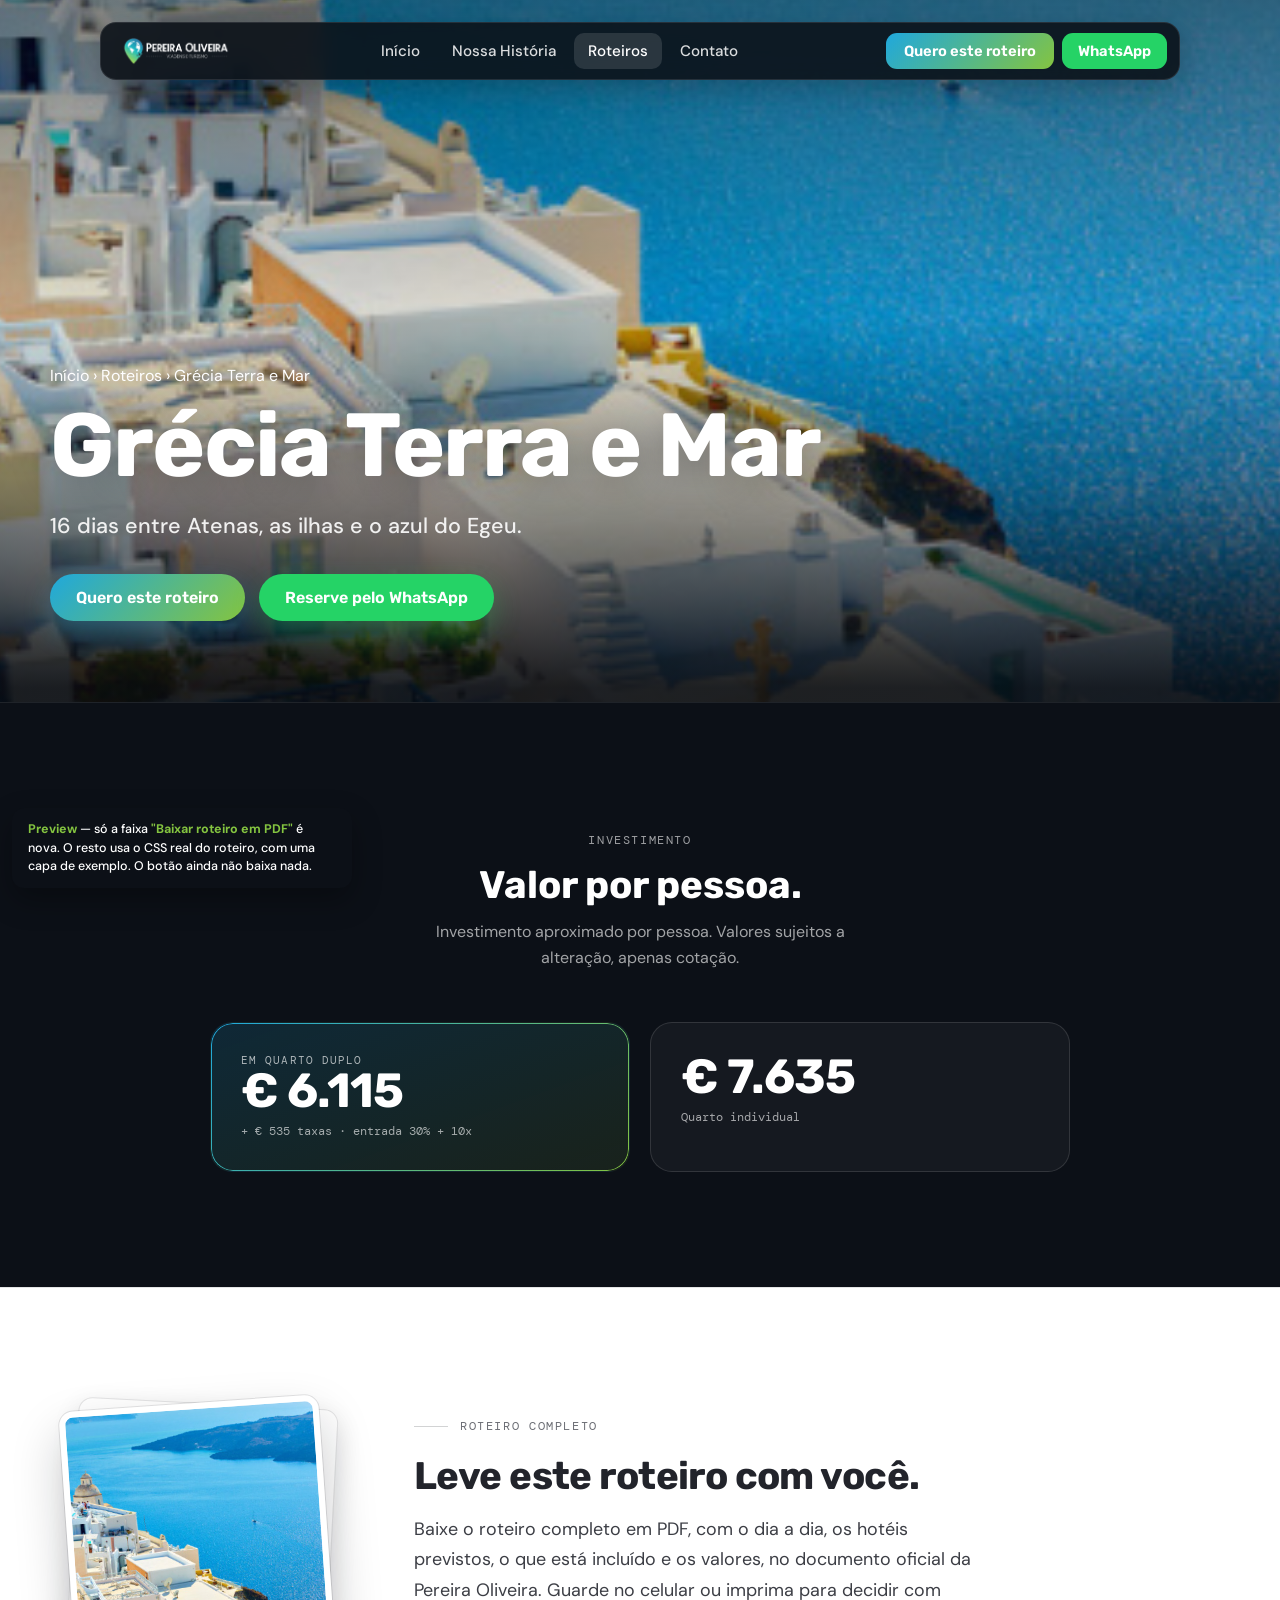
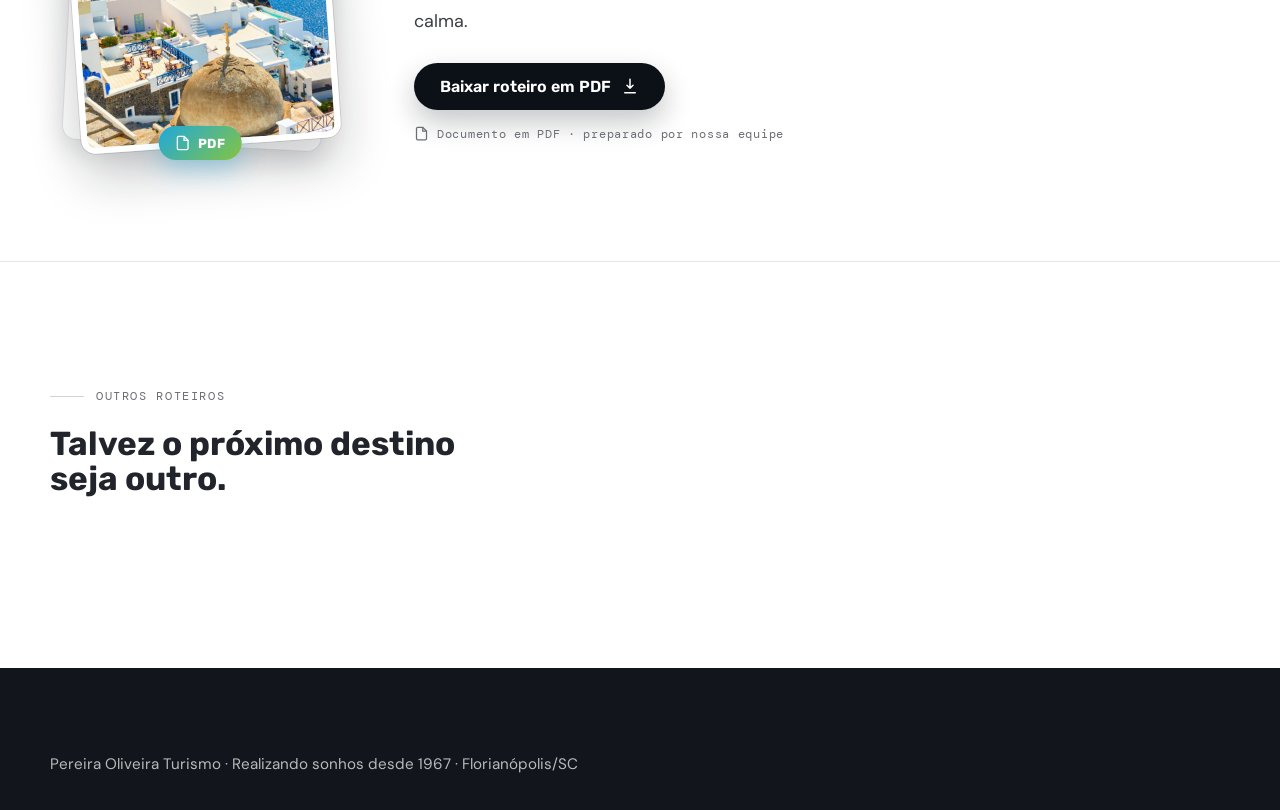
<file: preview-pdf-roteiro.html>
<!doctype html>
<html lang="pt-BR" class="po-boot">
<head>
<meta charset="utf-8">
<meta name="viewport" content="width=device-width,initial-scale=1">
<meta name="robots" content="noindex">
<title>Preview · Seção "Baixar roteiro em PDF"</title>
<link rel="preconnect" href="https://fonts.googleapis.com">
<link rel="preconnect" href="https://fonts.gstatic.com" crossorigin>
<link href="https://fonts.googleapis.com/css2?family=DM+Mono:wght@400;500&family=DM+Sans:opsz,wght@9..40,400;9..40,500;9..40,600;9..40,700&family=Rubik:wght@400;500;600;700;800&display=swap" rel="stylesheet">
<!-- CSS real da pagina de roteiro (para o entorno ficar fiel) -->
<link rel="stylesheet" href="assets/css/roteiro.css?v=13">

<style>
/* A secao .rpdf agora vive no assets/css/roteiro.css (linkado acima).
   Este preview NAO redefine nada dela: e o teste real daquele CSS. */

/* ---- so para o preview: revela os .reveal sem depender do roteiro.js ---- */
.reveal{opacity:1;transform:none}
.po-preview-note{
  position:fixed;left:12px;bottom:12px;z-index:200;max-width:340px;
  background:#0C1017;color:#fff;padding:12px 16px;border-radius:12px;
  font:500 12.5px/1.5 "DM Sans",sans-serif;box-shadow:0 12px 30px rgba(0,0,0,.3);
}
.po-preview-note b{color:#84C440}
</style>
</head>
<body>

<!-- HEADER (glass), simplificado -->
<header class="hd">
  <a class="hd__logo" href="#"><img src="assets/images/logo.png" alt="Pereira Oliveira Turismo"></a>
  <nav class="hd__nav">
    <a href="#">Início</a>
    <a href="#">Nossa História</a>
    <a href="#" aria-current="page">Roteiros</a>
    <a href="#">Contato</a>
  </nav>
  <div class="hd__actions">
    <a class="hd__cta" href="#">Quero este roteiro</a>
    <a class="hd__wa" href="#">WhatsApp</a>
  </div>
</header>

<main>
  <!-- HERO curto (so para dar contexto do topo) -->
  <section class="hero" style="height:78vh;min-height:520px">
    <div class="hero__media">
      <div class="hero__poster" style="background-image:url('assets/images/roteiro-grecia.jpg')"></div>
    </div>
    <div class="hero__scrim"></div>
    <div class="hero__inner">
      <p class="hero__crumb"><a href="#">Início</a> › <a href="#">Roteiros</a> › <span>Grécia Terra e Mar</span></p>
      <h1 class="hero__title">Grécia Terra e Mar</h1>
      <p class="hero__sub">16 dias entre Atenas, as ilhas e o azul do Egeu.</p>
      <div class="hero__actions">
        <a class="btn" href="#">Quero este roteiro</a>
        <a class="btn btn--wa" href="#">Reserve pelo WhatsApp</a>
      </div>
    </div>
  </section>

  <!-- INVESTIMENTO (escuro) — so para mostrar o ritmo antes da nova secao -->
  <section class="sec invest">
    <div class="wrap">
      <div class="invest__head reveal">
        <p class="tag" style="margin-bottom:14px">Investimento</p>
        <h2>Valor por pessoa.</h2>
        <p>Investimento aproximado por pessoa. Valores sujeitos a alteração, apenas cotação.</p>
      </div>
      <div class="invest__cards">
        <div class="pcard pcard--feat reveal">
          <div class="pcard__tag">Em quarto duplo</div>
          <div class="pcard__val">€ 6.115</div>
          <p class="pcard__extra">+ € 535 taxas · entrada 30% + 10x</p>
        </div>
        <div class="pcard reveal">
          <div class="pcard__val">€ 7.635</div>
          <p class="pcard__extra">Quarto individual</p>
        </div>
      </div>
    </div>
  </section>

  <!-- ★★★ NOVA SECAO ★★★ -->
  <section class="sec rpdf" id="pdf">
    <div class="wrap rpdf__grid">
      <figure class="rpdf__doc reveal">
        <div class="rpdf__sheet" style="background-image:url('assets/images/roteiro-grecia.jpg')"></div>
        <span class="rpdf__badge">
          <svg viewBox="0 0 24 24"><path d="M14 2H6a2 2 0 0 0-2 2v16a2 2 0 0 0 2 2h12a2 2 0 0 0 2-2V8z"/><path d="M14 2v6h6"/></svg>
          PDF
        </span>
      </figure>
      <div class="rpdf__body reveal" data-delay="1">
        <p class="tag sec__eyebrow"><span></span>Roteiro completo</p>
        <h2 class="sec__h">Leve este roteiro com você.</h2>
        <p class="rpdf__lead">Baixe o roteiro completo em PDF, com o dia a dia, os hotéis previstos, o que está incluído e os valores, no documento oficial da Pereira Oliveira. Guarde no celular ou imprima para decidir com calma.</p>
        <a class="btn btn--dark rpdf__btn" href="#" target="_blank" rel="noopener">
          Baixar roteiro em PDF
          <svg viewBox="0 0 24 24"><path d="M12 3v12m0 0l-4-4m4 4l4-4M5 21h14" stroke-linecap="round" stroke-linejoin="round"/></svg>
        </a>
        <p class="rpdf__meta">
          <svg viewBox="0 0 24 24"><path d="M14 2H6a2 2 0 0 0-2 2v16a2 2 0 0 0 2 2h12a2 2 0 0 0 2-2V8z"/><path d="M14 2v6h6"/></svg>
          Documento em PDF · preparado por nossa equipe
        </p>
      </div>
    </div>
  </section>

  <!-- OUTROS (claro) — so para fechar o ritmo depois da nova secao -->
  <section class="more">
    <div class="wrap">
      <div class="more__head">
        <div><p class="tag sec__eyebrow"><span></span>Outros roteiros</p><h2>Talvez o próximo destino seja outro.</h2></div>
      </div>
    </div>
  </section>
</main>

<!-- FOOTER (escuro), minimo -->
<footer class="ft">
  <div class="wrap"><p style="max-width:none">Pereira Oliveira Turismo · Realizando sonhos desde 1967 · Florianópolis/SC</p></div>
</footer>

<div class="po-preview-note">
  <b>Preview</b> — só a faixa <b>"Baixar roteiro em PDF"</b> é nova. O resto usa o CSS real do roteiro, com uma capa de exemplo. O botão ainda não baixa nada.
</div>

</body>
</html>
</file>
<file: assets/css/roteiro.css>
/* ============================================================
   Pereira Oliveira Turismo — Página de Roteiro
   Página que rola (independente da home travada).
   Conceito: hero cinematográfica (vídeo) + corpo editorial claro.
   Standalone: não interfere na home nem na Nossa História.
============================================================ */
:root{
  --brand-azul:#1FA8DD;
  --brand-verde:#84C440;
  --brand-grad:linear-gradient(135deg,var(--brand-azul),var(--brand-verde));
  --wa:#25D366;
  --white:#ffffff;
  --font-display:"Rubik",system-ui,sans-serif;
  --font-body:"DM Sans",system-ui,sans-serif;
  --font-mono:"DM Mono","SFMono-Regular",ui-monospace,monospace;
  --ease:cubic-bezier(.22,.61,.36,1);

  --bg:#F6F5F2;
  --surface:#ffffff;
  --ink:#22242B;
  --ink-soft:#6C6E75;
  --line:rgba(34,36,43,.12);
  --line-strong:rgba(34,36,43,.2);
  --ink-invert:#0C1017;
}

*,*::before,*::after{box-sizing:border-box}
html{scroll-behavior:smooth}
body{
  margin:0;font-family:var(--font-body);color:var(--ink);background:var(--bg);
  -webkit-font-smoothing:antialiased;overflow-x:hidden;
}
@media(prefers-reduced-motion:reduce){html{scroll-behavior:auto}}
img{display:block;max-width:100%}
a{color:inherit;text-decoration:none}
h1,h2,h3,h4{font-family:var(--font-display);line-height:1.06;margin:0}
button{font-family:inherit;cursor:pointer}

/* ============================================================ HEADER (glass escuro, fixo) */
.hd{
  position:fixed;top:22px;left:50%;transform:translateX(-50%);z-index:50;
  width:min(100% - 32px,1080px);
  display:flex;align-items:center;justify-content:space-between;gap:16px;
  padding:10px 12px 10px 18px;border-radius:16px;
  background:rgba(13,18,25,.9);
  border:1px solid rgba(255,255,255,.1);
  box-shadow:0 8px 30px rgba(0,0,0,.22);
  backdrop-filter:blur(14px) saturate(1.2);
  -webkit-backdrop-filter:blur(14px) saturate(1.2);
  color:#fff;
}
.hd__logo img{height:34px;width:auto}
.hd__nav{display:flex;align-items:center;gap:4px}
.hd__nav a{
  padding:8px 14px;border-radius:10px;font-weight:500;font-size:.95rem;
  color:rgba(255,255,255,.85);transition:.15s var(--ease);
}
.hd__nav a:hover,.hd__nav a[aria-current="page"]{background:rgba(255,255,255,.12);color:#fff}
.hd__cta{
  display:inline-flex;align-items:center;gap:8px;padding:9px 18px;border-radius:11px;
  background:var(--brand-grad);color:#fff;font-weight:600;font-family:var(--font-display);
  font-size:.92rem;border:none;transition:.18s var(--ease);
}
.hd__cta:hover{filter:brightness(1.07);transform:translateY(-1px)}
.hd__cta svg{width:16px;height:16px;fill:currentColor}
.hd__actions{display:flex;align-items:center;gap:8px}
.hd__wa{
  display:inline-flex;align-items:center;gap:8px;padding:9px 16px;border-radius:11px;
  background:var(--wa);color:#fff;font-weight:600;font-family:var(--font-display);
  font-size:.92rem;border:none;transition:.18s var(--ease);
}
.hd__wa:hover{filter:brightness(1.07);transform:translateY(-1px)}
.hd__wa svg{width:16px;height:16px;fill:currentColor}
.hd__burger{
  display:none;width:42px;height:42px;border-radius:11px;align-items:center;justify-content:center;
  background:rgba(255,255,255,.1);border:1px solid rgba(255,255,255,.16);color:#fff;
}
.hd__burger svg{width:20px;height:20px;stroke:currentColor;fill:none;stroke-width:2}

/* menu mobile (sheet) */
.sheet{position:fixed;inset:0;z-index:60;visibility:hidden}
.sheet[data-open="true"]{visibility:visible}
.sheet__scrim{position:absolute;inset:0;background:rgba(0,0,0,.5);opacity:0;transition:.25s}
.sheet[data-open="true"] .sheet__scrim{opacity:1}
.sheet__panel{
  position:absolute;top:0;left:0;bottom:0;width:min(82vw,320px);
  background:rgba(14,19,26,.95);backdrop-filter:blur(16px);
  border-right:1px solid rgba(255,255,255,.12);
  padding:76px 20px 24px;transform:translateX(-100%);transition:transform .28s var(--ease);
  display:flex;flex-direction:column;gap:8px;color:#fff;
}
.sheet[data-open="true"] .sheet__panel{transform:translateX(0)}
.sheet__panel a{padding:14px 16px;border-radius:12px;font-weight:500;font-size:1.05rem;color:rgba(255,255,255,.9)}
.sheet__panel a:hover{background:rgba(255,255,255,.1)}
.sheet__panel .hd__cta{display:inline-flex;justify-content:flex-start;padding:14px 16px;margin-top:12px}
.sheet__panel .hd__wa{display:inline-flex;justify-content:flex-start;padding:14px 16px;margin-top:8px;
  color:#fff}
.sheet__panel .hd__wa:hover{background:var(--wa);color:#fff}
.sheet__close{position:absolute;top:20px;right:20px;width:40px;height:40px;border-radius:10px;
  background:rgba(255,255,255,.1);border:1px solid rgba(255,255,255,.16);color:#fff;font-size:20px}
/* redes sociais no rodapé do menu mobile */
.sheet__social{display:flex;gap:12px;margin-top:auto;padding-top:22px}
.sheet__social a{
  width:46px;height:46px;border-radius:13px;padding:0;display:grid;place-items:center;
  background:rgba(255,255,255,.08);border:1px solid rgba(255,255,255,.14);
  color:rgba(255,255,255,.9);transition:.18s var(--ease);
}
.sheet__social a:hover{background:var(--brand-grad);border-color:transparent;color:#fff;transform:translateY(-1px)}
.sheet__social svg{width:21px;height:21px}

/* ============================================================ util */
.wrap{width:min(100% - 48px,1180px);margin-inline:auto;position:relative;z-index:2}
.wrap--narrow{max-width:920px}
.tag{
  font-family:var(--font-mono);font-size:.72rem;letter-spacing:.14em;text-transform:uppercase;
  color:var(--ink-soft);
}
.reveal{opacity:0;transform:translateY(26px);transition:opacity .8s var(--ease),transform .8s var(--ease)}
.reveal.is-in{opacity:1;transform:none}
.reveal[data-delay="1"]{transition-delay:.08s}
.reveal[data-delay="2"]{transition-delay:.16s}
.reveal[data-delay="3"]{transition-delay:.24s}

.sec{padding:clamp(64px,9vw,120px) 0}
.sec__eyebrow{display:flex;align-items:center;gap:12px;margin-bottom:22px}
.sec__eyebrow span{width:34px;height:1px;background:var(--line-strong)}
.sec__h{font-family:var(--font-display);font-weight:700;letter-spacing:-.015em;
  font-size:clamp(1.7rem,3vw,2.6rem);line-height:1.08;margin:0}
.sec__lead{font-size:clamp(1.02rem,1.4vw,1.16rem);line-height:1.72;color:#3c3e45;margin:18px 0 0}

/* botão pill gradiente */
.btn{
  display:inline-flex;align-items:center;gap:10px;padding:14px 26px;border-radius:999px;
  background:var(--brand-grad);color:#fff;font-family:var(--font-display);font-weight:600;font-size:1rem;
  border:none;box-shadow:0 12px 28px rgba(31,168,221,.32);transition:.2s var(--ease);
}
.btn:hover{filter:brightness(1.07);gap:14px;transform:translateY(-1px)}
.btn svg{width:18px;height:18px;fill:none;stroke:currentColor;stroke-width:2}
.btn--ghost{
  background:transparent;color:#fff;border:1px solid rgba(255,255,255,.42);box-shadow:none;
  backdrop-filter:blur(4px);
}
.btn--ghost:hover{background:rgba(255,255,255,.14);filter:none}
.btn--dark{background:var(--ink-invert);box-shadow:0 12px 28px rgba(12,16,23,.24)}
.btn--wa{background:var(--wa);color:#fff;box-shadow:0 12px 28px rgba(37,211,102,.32)}
.btn--wa svg{fill:currentColor;stroke:none}

/* ============================================================ HERO (vídeo) */
.hero{position:relative;height:100svh;min-height:600px;overflow:hidden;background:#0C1017;color:#fff}
.hero__media{position:absolute;inset:0;z-index:0}
.hero__poster{position:absolute;inset:0;background-size:cover;background-position:center;
  transform:scale(1.04);filter:saturate(1.02)}
/* Vídeo capa: preenche o topo inteiro sem distorcer, no retrato do celular e no
   paisagem do desktop. O object-fit:cover corta o excedente, que é o que o
   iframe do YouTube só conseguia imitar com aquela conta de 100vw/56.25vw.
   Entra com fade quando pode tocar; até lá quem aparece é o .hero__poster. */
.hero__vid{
  position:absolute;inset:0;width:100%;height:100%;object-fit:cover;border:0;
  opacity:0;transition:opacity 1s var(--ease);pointer-events:none;
}
.hero__vid.is-ready{opacity:1}
.hero__scrim{position:absolute;inset:0;z-index:1;pointer-events:none;
  background:
    linear-gradient(to top,rgba(6,9,14,.9) 2%,rgba(6,9,14,.35) 32%,rgba(6,9,14,.12) 55%,rgba(6,9,14,.5) 100%);
}
.hero__inner{position:relative;z-index:2;height:100%;
  width:min(100% - 48px,1180px);margin-inline:auto;
  display:flex;flex-direction:column;justify-content:flex-end;padding-bottom:clamp(56px,9vh,110px)}
.hero__title{font-family:var(--font-display);font-weight:700;letter-spacing:-.02em;
  font-size:clamp(2.6rem,7vw,5.6rem);line-height:.98;margin:0;
  text-shadow:0 4px 40px rgba(0,0,0,.4)}
.hero__sub{font-size:clamp(1.05rem,1.7vw,1.35rem);line-height:1.5;color:rgba(255,255,255,.9);
  max-width:44ch;margin:20px 0 0;font-weight:500}
.hero__meta{display:flex;flex-wrap:wrap;gap:10px;margin:26px 0 0}
.hero__chip{display:inline-flex;align-items:center;gap:8px;padding:9px 16px;border-radius:999px;
  background:rgba(255,255,255,.1);border:1px solid rgba(255,255,255,.22);backdrop-filter:blur(6px);
  font-family:var(--font-mono);font-size:.78rem;letter-spacing:.04em;color:#fff}
.hero__chip svg{width:15px;height:15px;fill:none;stroke:currentColor;stroke-width:2;opacity:.85}
/* Local de saida (09/11/2026): uma linha em destaque sob os chips. */
.hero__saida{display:flex;align-items:center;gap:10px;margin:18px 0 0;max-width:52ch;
  font-size:clamp(.98rem,1.4vw,1.1rem);font-weight:600;line-height:1.45;color:#fff;
  text-shadow:0 2px 18px rgba(0,0,0,.45)}
.hero__saida svg{width:20px;height:20px;flex:none;fill:none;stroke:var(--brand-verde,#84C440);stroke-width:2}
.hero__actions{display:flex;flex-wrap:wrap;gap:14px;margin:32px 0 0}
.hero__scroll{position:absolute;left:50%;bottom:22px;transform:translateX(-50%);z-index:2;
  display:grid;place-items:center;width:38px;height:38px;color:rgba(255,255,255,.7)}
.hero__scroll svg{width:22px;height:22px;fill:none;stroke:currentColor;stroke-width:2;
  animation:hbob 1.8s var(--ease) infinite}
@keyframes hbob{0%,100%{transform:translateY(-3px)}50%{transform:translateY(3px)}}

/* ============================================================ INTRO / por que viajar */
.intro{background:var(--bg)}
.intro__grid{display:grid;grid-template-columns:minmax(0,1fr) minmax(0,1fr);
  gap:clamp(30px,5vw,72px);align-items:center}
.intro__lead{font-size:clamp(1.05rem,1.5vw,1.2rem);line-height:1.75;color:#3c3e45;margin:0 0 22px;max-width:46ch}
.intro__photo,.intro__media{position:relative}
.intro__photo img,.intro__media img{width:100%;aspect-ratio:4/5;object-fit:cover;border-radius:22px;
  box-shadow:0 26px 60px rgba(20,30,45,.22)}

/* ---- reels do Instagram (substitui a capa quando o roteiro tem vídeo) ----
   Teto de largura: 9:16 numa coluna larga viraria uma torre de ~850px de
   altura, desequilibrando a seção contra a coluna de texto. */
.intro__media{max-width:420px;margin-inline:auto}
.intro__media video{width:100%;aspect-ratio:9/16;object-fit:cover;border-radius:22px;
  box-shadow:0 26px 60px rgba(20,30,45,.22);background:#0d1219;display:block}
/* Botão de play central. Some no play, volta no pause (classe .is-playing no <figure>). */
.intro__play{position:absolute;inset:0;display:grid;place-items:center;border:0;background:transparent;
  cursor:pointer;border-radius:22px;transition:opacity .25s}
.intro__play::before{content:'';position:absolute;inset:0;border-radius:22px;
  background:linear-gradient(180deg,rgba(13,18,25,.1),rgba(13,18,25,.45))}
.intro__play span{position:relative;width:74px;height:74px;border-radius:50%;background:var(--brand-grad);
  display:grid;place-items:center;box-shadow:0 12px 34px rgba(13,18,25,.4);transition:transform .25s}
.intro__play svg{width:26px;height:26px;fill:#fff;margin-left:4px}
.intro__play:hover span{transform:scale(1.08)}
.intro__media.is-playing .intro__play,
.intro__media.is-playing .intro__stamp{opacity:0;pointer-events:none}
/* Antes do primeiro play o overlay inteiro é clicável (alvo grande, bem visível).
   Depois que os controles nativos existem, só o círculo continua clicável — senão
   o overlay cobriria a barra de controles quando o vídeo fosse pausado. */
.intro__media.has-played .intro__play{pointer-events:none}
.intro__media.has-played .intro__play span{pointer-events:auto}
.intro__media.has-played .intro__play::before{opacity:0}

.intro__stamp{position:absolute;left:-14px;bottom:26px;background:var(--surface);border-radius:14px;
  padding:14px 18px;box-shadow:0 16px 34px rgba(20,30,45,.18);display:flex;align-items:center;gap:12px;
  transition:opacity .25s}
/* variante do selo quando é vídeo: texto único, sem o número dos dias */
.intro__stamp--video{gap:10px;max-width:none}
.intro__stamp--video span{max-width:16ch}
/* Depois do primeiro play a barra de controles nativa ocupa o rodapé do vídeo;
   sobe o selo para não cobrir o volume e a linha do tempo. */
.intro__media.has-played .intro__stamp{bottom:70px}

/* ---- tela cheia própria ----
   Reels é 9:16; em tela 16:9 o fullscreen nativo deixaria tarjas pretas largas.
   Aqui o vídeo fica em contain no centro e o fundo é a capa borrada e ampliada
   (mais barato que um segundo <video> rodando em paralelo pelo mesmo efeito). */
/* max-width/margin do estado normal precisam ser anulados aqui, senão a figura
   continuaria presa aos 420px dentro da tela cheia. */
.intro__media:fullscreen{display:grid;place-items:center;background:#0d1219;
  width:100vw;height:100vh;max-width:none;margin:0;overflow:hidden}
.intro__media:fullscreen::before{content:'';position:absolute;inset:0;
  background-image:var(--reels-bg);background-size:cover;background-position:center;
  filter:blur(38px) saturate(1.3) brightness(.5);transform:scale(1.15)}
/* vh/vw (e não %) porque a altura do grid é indefinida e o height:100% cairia
   para a altura intrínseca do vídeo — 1920px estourando a tela. */
.intro__media:fullscreen video{position:relative;width:auto;height:100vh;
  max-width:100vw;max-height:100vh;object-fit:contain;border-radius:0;
  box-shadow:none;background:transparent}
.intro__media:fullscreen .intro__stamp,
.intro__media:fullscreen .intro__play::before{display:none}
.intro__media:fullscreen .intro__play{border-radius:0}

.intro__fs{position:absolute;top:14px;right:14px;width:38px;height:38px;border-radius:10px;border:0;
  background:rgba(13,18,25,.55);backdrop-filter:blur(6px);display:grid;place-items:center;cursor:pointer;
  opacity:0;transition:opacity .25s;z-index:2}
/* has-played (em vez de is-playing) mantém o botão à mão também com o vídeo
   pausado e no celular, onde não existe hover. */
.intro__media:hover .intro__fs,.intro__media.has-played .intro__fs,.intro__fs:focus-visible{opacity:1}
.intro__fs svg{width:17px;height:17px;fill:none;stroke:#fff;stroke-width:2;stroke-linecap:round;stroke-linejoin:round}
.intro__stamp b{font-family:var(--font-display);font-weight:700;font-size:1.7rem;line-height:1;
  background:var(--brand-grad);-webkit-background-clip:text;background-clip:text;color:transparent}
.intro__stamp span{font-family:var(--font-mono);font-size:.68rem;letter-spacing:.08em;text-transform:uppercase;
  color:var(--ink-soft);line-height:1.4;max-width:12ch}

.why{list-style:none;margin:0;padding:0;display:grid;gap:2px}
.why li{display:grid;grid-template-columns:auto 1fr;gap:16px;align-items:flex-start;
  padding:18px 0;border-bottom:1px solid var(--line)}
.why li:first-child{padding-top:0}
.why li:last-child{border-bottom:none}
.why__ic{width:30px;height:30px;border-radius:50%;display:grid;place-items:center;margin-top:2px;
  background:var(--brand-grad);color:#fff;flex-shrink:0}
.why__ic svg{width:16px;height:16px;fill:none;stroke:currentColor;stroke-width:2.4}
.why p{margin:0;font-size:1.02rem;line-height:1.6;color:#3c3e45}

/* ============================================================ ROTEIRO dia a dia */
.days{background:var(--surface);border-top:1px solid var(--line)}
.days__head{max-width:52ch;margin-bottom:clamp(34px,4vw,56px)}
.tl{position:relative;display:grid;gap:clamp(24px,3vw,40px)}
.tl::before{content:"";position:absolute;top:8px;bottom:8px;left:calc(var(--tl-gutter,120px) - 1px);
  width:2px;background:linear-gradient(to bottom,var(--brand-azul),var(--brand-verde));opacity:.5}
.day{position:relative;display:grid;
  grid-template-columns:var(--tl-gutter,120px) minmax(0,1fr);gap:clamp(20px,3vw,42px);align-items:start}
.day__rail{text-align:right;padding-right:26px;position:relative}
.day__n{font-family:var(--font-display);font-weight:700;font-size:clamp(1.15rem,1.6vw,1.5rem);
  letter-spacing:-.01em;line-height:1}
.day__date{font-family:var(--font-mono);font-size:.7rem;letter-spacing:.04em;color:var(--ink-soft);
  margin-top:6px;display:block}
.day__rail::after{content:"";position:absolute;right:-8px;top:5px;width:14px;height:14px;border-radius:50%;
  background:var(--surface);border:2.5px solid var(--brand-azul);box-shadow:0 0 0 4px var(--surface)}
.day__city{font-family:var(--font-display);font-weight:600;font-size:1.18rem;margin:0 0 8px;letter-spacing:-.005em}
.day__p{font-size:1rem;line-height:1.66;color:#4a4c53;margin:0;max-width:60ch;
  text-align:justify;text-justify:inter-word;hyphens:auto;-webkit-hyphens:auto}
.day__meals{display:flex;flex-wrap:wrap;gap:7px;margin-top:12px}
.pill{font-family:var(--font-mono);font-size:.64rem;letter-spacing:.08em;text-transform:uppercase;
  padding:5px 11px;border-radius:999px;border:1px solid var(--line-strong);color:var(--ink-soft);
  display:inline-flex;align-items:center;gap:6px}
.pill b{width:5px;height:5px;border-radius:50%;background:var(--brand-verde);display:inline-block}

/* ============================================================ INFORMAÇÕES do roteiro */
.info{background:var(--bg);border-top:1px solid var(--line)}
.info__grid{display:grid;grid-template-columns:minmax(0,1fr) minmax(0,.82fr);
  gap:clamp(30px,5vw,68px);align-items:center}
.spec{background:var(--surface);border:1px solid var(--line);border-radius:22px;overflow:hidden;
  box-shadow:0 20px 46px rgba(20,30,45,.08)}
.spec__row{display:grid;grid-template-columns:auto 1fr;gap:16px;align-items:center;
  padding:18px 24px;border-bottom:1px solid var(--line)}
.spec__row:last-child{border-bottom:none}
.spec__ic{width:38px;height:38px;border-radius:11px;display:grid;place-items:center;flex-shrink:0;
  background:rgba(31,168,221,.1);color:var(--brand-azul)}
.spec__ic svg{width:19px;height:19px;fill:none;stroke:currentColor;stroke-width:2}
.spec__k{font-family:var(--font-mono);font-size:.68rem;letter-spacing:.1em;text-transform:uppercase;
  color:var(--ink-soft)}
.spec__v{font-family:var(--font-display);font-weight:600;font-size:1.02rem;margin-top:3px}
.info__stack{display:grid;gap:16px;grid-template-columns:1fr 1fr}
.info__stack img{width:100%;height:100%;object-fit:cover;border-radius:18px;
  box-shadow:0 18px 40px rgba(20,30,45,.14)}
.info__stack img:first-child{grid-column:1 / -1;aspect-ratio:16/10}
.info__stack img:nth-child(2),.info__stack img:nth-child(3){aspect-ratio:1/1}

/* ============================================================ INVESTIMENTO */
.invest{background:var(--ink-invert);color:#fff;border-top:1px solid rgba(255,255,255,.08)}
.invest .tag{color:rgba(255,255,255,.6)}
.invest__head{text-align:center;max-width:40ch;margin:0 auto clamp(34px,4vw,52px)}
.invest__head h2{color:#fff;font-size:clamp(1.8rem,3vw,2.6rem)}
.invest__head p{color:rgba(255,255,255,.62);margin:14px 0 0;line-height:1.6}
.invest__cards{display:grid;grid-template-columns:1fr 1fr;gap:20px;max-width:860px;margin:0 auto}
.invest__cards--single{grid-template-columns:1fr;max-width:480px}
.pcard{position:relative;background:rgba(255,255,255,.04);border:1px solid rgba(255,255,255,.12);
  border-radius:22px;padding:30px 30px 32px;overflow:hidden}
.pcard--feat{border-color:transparent;background:linear-gradient(160deg,rgba(31,168,221,.16),rgba(132,196,64,.1))}
.pcard--feat::before{content:"";position:absolute;inset:0;border-radius:22px;padding:1px;
  background:var(--brand-grad);-webkit-mask:linear-gradient(#000 0 0) content-box,linear-gradient(#000 0 0);
  -webkit-mask-composite:xor;mask-composite:exclude;pointer-events:none}
.pcard__tag{font-family:var(--font-mono);font-size:.68rem;letter-spacing:.1em;text-transform:uppercase;
  color:rgba(255,255,255,.66)}
.pcard__ribbon{position:absolute;top:18px;right:18px;font-family:var(--font-mono);font-size:.6rem;
  letter-spacing:.1em;text-transform:uppercase;padding:5px 11px;border-radius:999px;
  background:var(--brand-grad);color:#fff}
.pcard__from{font-family:var(--font-mono);font-size:.74rem;color:rgba(255,255,255,.6);margin:20px 0 6px}
.pcard__val{font-family:var(--font-display);font-weight:700;letter-spacing:-.02em;line-height:1;
  font-size:clamp(2.1rem,4vw,3rem)}
.pcard__val small{font-size:.44em;font-weight:500;color:rgba(255,255,255,.7);letter-spacing:0}
.pcard__extra{font-family:var(--font-mono);font-size:.76rem;color:rgba(255,255,255,.62);margin:8px 0 0}
.pcard__pay{margin:20px 0 0;padding-top:18px;border-top:1px solid rgba(255,255,255,.12);
  display:flex;align-items:center;gap:10px;font-size:.94rem;color:rgba(255,255,255,.84)}
.pcard__pay svg{width:18px;height:18px;fill:none;stroke:var(--brand-verde);stroke-width:2;flex-shrink:0}
.invest__foot{max-width:760px;margin:clamp(30px,4vw,44px) auto 0;text-align:center}
.invest__note{font-family:var(--font-mono);font-size:.74rem;letter-spacing:.04em;color:rgba(255,255,255,.5);
  margin:0 0 22px}
.invest__actions{display:flex;justify-content:center;flex-wrap:wrap;gap:14px}

/* ============================================================ PDF (download)
   Faixa clara entre o INVESTIMENTO (escuro) e a GALERIA, criando respiro.
   So aparece quando o roteiro tem pdf_url (ver po_pdf_section em roteiro.php). */
.rpdf{background:var(--surface);border-top:1px solid var(--line)}
.rpdf__grid{display:grid;grid-template-columns:minmax(0,300px) 1fr;gap:clamp(28px,5vw,72px);align-items:center}
/* "documento" — folha com a capa do roteiro e o selo PDF */
.rpdf__doc{position:relative;margin:0;justify-self:center;width:min(100%,260px);aspect-ratio:1/1.32}
.rpdf__sheet{position:absolute;inset:0;border-radius:14px;background-size:cover;background-position:center;
  box-shadow:0 24px 50px rgba(12,16,23,.22);border:6px solid #fff;outline:1px solid var(--line);
  transform:rotate(-4deg);transition:transform .35s var(--ease)}
.rpdf__doc::before{content:"";position:absolute;inset:0;border-radius:14px;background:#fff;
  box-shadow:0 10px 26px rgba(12,16,23,.12);border:1px solid var(--line);transform:rotate(3deg)}
.rpdf__doc:hover .rpdf__sheet{transform:rotate(-2deg) translateY(-4px)}
.rpdf__badge{position:absolute;left:50%;bottom:-14px;transform:translateX(-50%);z-index:3;
  display:inline-flex;align-items:center;gap:7px;padding:9px 16px;border-radius:999px;
  background:var(--brand-grad);color:#fff;font-family:var(--font-display);font-weight:700;
  font-size:.82rem;letter-spacing:.04em;box-shadow:0 10px 24px rgba(31,168,221,.34)}
.rpdf__badge svg{width:16px;height:16px;fill:none;stroke:currentColor;stroke-width:2}
.rpdf__body{max-width:52ch}
.rpdf__lead{font-size:clamp(1.02rem,1.4vw,1.16rem);line-height:1.72;color:#3c3e45;margin:16px 0 26px}
.rpdf__btn svg{fill:none;stroke:currentColor;stroke-width:2}
.rpdf__meta{font-family:var(--font-mono);font-size:.74rem;letter-spacing:.06em;color:var(--ink-soft);
  margin:16px 0 0;display:flex;align-items:center;gap:8px}
.rpdf__meta svg{width:15px;height:15px;fill:none;stroke:currentColor;stroke-width:2}
@media(max-width:760px){
  .rpdf__grid{grid-template-columns:1fr;text-align:center;gap:36px}
  .rpdf__body{max-width:none}
  .rpdf__meta{justify-content:center}
  .rpdf__doc{width:min(72%,220px)}
}

/* ============================================================ GALERIA */
.gal{background:var(--bg);border-top:1px solid var(--line)}
.gal__head{display:flex;align-items:flex-end;justify-content:space-between;gap:20px;flex-wrap:wrap;
  margin-bottom:clamp(26px,3vw,42px)}
/* masonry por colunas — cada imagem no formato/proporção nativos, SEM ampliar.
   As fotos de origem são pequenas; a imagem renderiza em min(tamanho nativo, coluna):
   grandes reduzem (nítidas), pequenas ficam no tamanho real (nunca pixelizam). */
.gal__grid{columns:4 240px;column-gap:clamp(10px,1.4vw,16px)}
.gal__item{width:fit-content;max-width:100%;margin:0 auto clamp(10px,1.4vw,16px);
  border-radius:16px;overflow:hidden;cursor:zoom-in;position:relative;
  break-inside:avoid;-webkit-column-break-inside:avoid;
  box-shadow:0 12px 28px rgba(20,30,45,.1)}
.gal__item img{display:block;width:auto;max-width:100%;height:auto;transition:transform .5s var(--ease)}
.gal__item:hover img{transform:scale(1.06)}
.gal__item::after{content:"";position:absolute;inset:0;background:rgba(12,16,23,0);transition:.25s;pointer-events:none}
.gal__item:hover::after{background:rgba(12,16,23,.12)}

/* lightbox */
.lb{position:fixed;inset:0;z-index:90;display:none;place-items:center;padding:24px;
  background:rgba(6,9,14,.92);backdrop-filter:blur(6px)}
.lb[data-open="true"]{display:grid}
.lb img{max-width:min(96vw,1200px);max-height:88vh;border-radius:12px;
  box-shadow:0 30px 80px rgba(0,0,0,.5)}
.lb__btn{position:absolute;top:50%;transform:translateY(-50%);width:52px;height:52px;border-radius:50%;
  display:grid;place-items:center;background:rgba(255,255,255,.12);border:1px solid rgba(255,255,255,.2);
  color:#fff;transition:.18s var(--ease)}
.lb__btn:hover{background:rgba(255,255,255,.22)}
.lb__btn svg{width:24px;height:24px;fill:none;stroke:currentColor;stroke-width:2}
.lb__prev{left:20px}.lb__next{right:20px}
.lb__close{position:absolute;top:20px;right:22px;width:46px;height:46px;border-radius:12px;
  background:rgba(255,255,255,.12);border:1px solid rgba(255,255,255,.2);color:#fff;font-size:22px;
  display:grid;place-items:center}
.lb__count{position:absolute;bottom:22px;left:50%;transform:translateX(-50%);
  font-family:var(--font-mono);font-size:.78rem;letter-spacing:.1em;color:rgba(255,255,255,.7)}

/* ============================================================ OUTROS ROTEIROS (card destino) */
.more{background:var(--surface);border-top:1px solid var(--line);
  padding:clamp(64px,9vw,120px) 0 clamp(72px,10vw,120px)}
.more__head{display:flex;align-items:flex-end;justify-content:space-between;gap:24px;flex-wrap:wrap;
  margin-bottom:clamp(30px,4vw,52px)}
.more__head h2{font-size:clamp(1.6rem,2.6vw,2.3rem);max-width:18ch}
.more__nav{display:flex;gap:12px}
.more__nav button{width:52px;height:52px;border-radius:50%;display:grid;place-items:center;
  background:var(--surface);border:1px solid var(--line-strong);color:var(--ink);
  box-shadow:0 6px 18px rgba(20,30,45,.1);transition:.18s var(--ease)}
.more__nav button:hover:not(:disabled){background:var(--brand-grad);border-color:transparent;color:#fff;transform:translateY(-2px)}
.more__nav button:disabled{opacity:.32;cursor:not-allowed}
.more__nav svg{width:20px;height:20px;stroke:currentColor;fill:none;stroke-width:2.2}
.rot-viewport{overflow:hidden;padding:14px 0 4px}
.rot-track{--gap:clamp(16px,2vw,26px);display:flex;gap:var(--gap);
  transition:transform .6s var(--ease);will-change:transform}
.rot-card{
  flex:0 0 calc((100% - 2 * var(--gap)) / 3);position:relative;aspect-ratio:3/4;border-radius:20px;overflow:hidden;
  box-shadow:0 20px 44px rgba(20,30,45,.18);isolation:isolate;
  transform:perspective(1000px) rotateX(var(--rx,0deg)) rotateY(var(--ry,0deg));
  transition:transform .3s var(--ease),box-shadow .3s var(--ease);transform-style:preserve-3d;
}
.rot-card:hover{box-shadow:0 30px 60px rgba(20,30,45,.3)}
.rot-card__img{position:absolute;inset:0;background-size:cover;background-position:center;
  transition:transform .5s var(--ease);transform:scale(1.02)}
.rot-card:hover .rot-card__img{transform:scale(1.08)}
.rot-card::after{content:"";position:absolute;inset:0;z-index:1;pointer-events:none;
  background:linear-gradient(to top,rgba(8,12,18,.9) 4%,rgba(8,12,18,.5) 34%,rgba(8,12,18,.08) 62%)}
.rot-card__body{position:absolute;left:0;right:0;bottom:0;z-index:2;padding:22px 22px 20px;color:#fff;
  transform:translateZ(30px)}
.rot-card__title{display:flex;align-items:baseline;gap:10px;flex-wrap:wrap}
.rot-card__title h3{font-family:var(--font-display);font-weight:700;font-size:1.4rem;line-height:1.1;
  text-shadow:0 2px 14px rgba(0,0,0,.5)}
.rot-card__badge{font-family:var(--font-mono);font-size:.66rem;letter-spacing:.1em;text-transform:uppercase;
  padding:4px 9px;border-radius:999px;background:rgba(255,255,255,.16);border:1px solid rgba(255,255,255,.28);
  backdrop-filter:blur(4px);white-space:nowrap}
.rot-card__sub{font-family:var(--font-mono);font-size:.76rem;letter-spacing:.02em;color:rgba(255,255,255,.86);
  margin-top:10px;display:flex;align-items:center;gap:8px}
.rot-card__sub b{width:5px;height:5px;border-radius:50%;background:var(--brand-verde);display:inline-block}
.rot-card__cta{
  margin-top:18px;display:inline-flex;align-items:center;gap:9px;padding:11px 20px;border-radius:999px;
  background:var(--brand-grad);color:#fff;font-family:var(--font-display);font-weight:600;font-size:.92rem;
  box-shadow:0 10px 24px rgba(31,168,221,.34);transition:.2s var(--ease);
}
.rot-card__cta:hover{filter:brightness(1.08);gap:13px}
.rot-card__cta svg{width:16px;height:16px;fill:none;stroke:currentColor;stroke-width:2}
.more__count{font-family:var(--font-mono);font-size:.74rem;letter-spacing:.1em;color:var(--ink-soft);
  margin-top:22px;text-align:center}

/* ============================================================ CONTATO (form de lead) */
.cta{background:var(--bg);border-top:1px solid var(--line)}
.cta__grid{display:grid;grid-template-columns:minmax(0,.9fr) minmax(0,1.1fr);
  gap:clamp(34px,5vw,72px);align-items:start}
.cta__lead p{font-size:1.06rem;line-height:1.74;color:#3c3e45;margin:18px 0 0;max-width:42ch}
.cta__contacts{display:grid;gap:12px;margin:30px 0 0}
.cta__contact{display:flex;align-items:center;gap:14px;font-size:1rem;color:var(--ink)}
.cta__contact svg{width:20px;height:20px;fill:none;stroke:var(--brand-azul);stroke-width:2;flex-shrink:0}
.cta__contact svg.ic-fill{fill:var(--wa);stroke:none}
a.cta__contact{transition:.18s var(--ease)}
a.cta__contact:hover b{color:var(--wa)}
.cta__contact b{font-weight:600}
.cta__contact span{color:var(--ink-soft);font-size:.9rem;display:block}

.form{background:var(--surface);border:1px solid var(--line);border-radius:24px;
  padding:clamp(24px,3vw,38px);box-shadow:0 24px 56px rgba(20,30,45,.1)}
.form__grid{display:grid;grid-template-columns:1fr 1fr;gap:16px}
.field{display:flex;flex-direction:column;gap:7px}
.field--full{grid-column:1 / -1}
.field label{font-family:var(--font-mono);font-size:.7rem;letter-spacing:.08em;text-transform:uppercase;
  color:var(--ink-soft)}
.field label b{color:var(--brand-azul)}
.field input,.field select,.field textarea{
  font-family:var(--font-body);font-size:1rem;color:var(--ink);background:var(--bg);
  border:1px solid var(--line-strong);border-radius:12px;padding:13px 15px;transition:.15s var(--ease);
  width:100%;
}
.field textarea{resize:vertical;min-height:104px}
.field input:focus,.field select:focus,.field textarea:focus{
  outline:none;border-color:var(--brand-azul);background:var(--surface);
  box-shadow:0 0 0 3px rgba(31,168,221,.14)}
.field--hp{position:absolute;left:-9999px;width:1px;height:1px;overflow:hidden}
.form__submit{margin-top:20px;width:100%;justify-content:center}
.form__legal{font-family:var(--font-mono);font-size:.7rem;letter-spacing:.02em;color:var(--ink-soft);
  text-align:center;margin:14px 0 0;line-height:1.5}
.form__msg{margin-top:16px;padding:14px 16px;border-radius:12px;font-size:.92rem;line-height:1.5;display:none}
.form__msg[data-show="ok"]{display:block;background:rgba(132,196,64,.12);color:#3f6b12;
  border:1px solid rgba(132,196,64,.4)}
.form__msg[data-show="err"]{display:block;background:rgba(221,60,60,.1);color:#a12626;
  border:1px solid rgba(221,60,60,.35)}

/* ============================================================ FOOTER */
.ft{background:#12161c;color:rgba(255,255,255,.86);padding:clamp(48px,6vw,72px) 0 32px}
.ft__wrap{width:min(100% - 48px,1180px);margin-inline:auto;
  display:grid;grid-template-columns:1.4fr 1fr 1fr;gap:40px}
.ft__logo img{height:38px;margin-bottom:16px}
.ft__tag{font-family:var(--font-mono);font-size:.74rem;letter-spacing:.1em;color:rgba(255,255,255,.5);
  text-transform:uppercase}
.ft p{line-height:1.7;font-size:.95rem;color:rgba(255,255,255,.7);margin:12px 0 0;max-width:34ch}
.ft h4{font-family:var(--font-display);font-weight:600;font-size:.82rem;letter-spacing:.14em;text-transform:uppercase;
  color:rgba(255,255,255,.5);margin-bottom:16px}
.ft__links{display:flex;flex-direction:column;gap:10px}
.ft__links a{color:rgba(255,255,255,.82);font-size:.98rem;transition:.15s}
.ft__links a:hover{color:#fff}
.ft__bottom{width:min(100% - 48px,1180px);margin:clamp(36px,5vw,52px) auto 0;padding-top:22px;
  border-top:1px solid rgba(255,255,255,.1);display:flex;justify-content:space-between;gap:16px;flex-wrap:wrap;
  font-size:.82rem;color:rgba(255,255,255,.5)}
.ft__social{display:flex;gap:12px;margin-top:20px}
.ft__social a{width:40px;height:40px;border-radius:50%;display:grid;place-items:center;
  border:1px solid rgba(255,255,255,.16);color:rgba(255,255,255,.82);transition:.18s var(--ease)}
.ft__social a:hover{background:var(--brand-grad);border-color:transparent;color:#fff;transform:translateY(-2px)}
.ft__social svg{width:20px;height:20px;fill:none;stroke:currentColor;stroke-width:1.8}
/* glifos que são desenhados por preenchimento (WhatsApp), não por traço */
.ft__social svg.ic-fill,.sheet__social svg.ic-fill{fill:currentColor;stroke:none}
.ft__credit{display:flex;flex-direction:column;gap:2px;line-height:1.5}
.ft__credit a{color:rgba(255,255,255,.72);text-decoration:underline;text-underline-offset:2px;transition:.15s}
.ft__credit a:hover{color:#fff}

/* WhatsApp flutuante */
.wa-float{position:fixed;right:20px;bottom:20px;z-index:70;width:58px;height:58px;border-radius:50%;
  display:grid;place-items:center;background:var(--wa);color:#fff;box-shadow:0 10px 30px rgba(0,0,0,.3);
  transition:.2s var(--ease)}
.wa-float:hover{transform:translateY(-3px) scale(1.05)}
.wa-float svg{width:30px;height:30px;fill:currentColor}

/* ============================================================ RESPONSIVO */
@media(max-width:960px){
  .hd__nav,.hd__cta,.hd__actions{display:none}
  .hd__burger{display:flex}
  .rot-card{flex:0 0 calc((100% - var(--gap)) / 2)}
  .ft__wrap{grid-template-columns:1fr 1fr}
}
@media(max-width:860px){
  .intro__grid{grid-template-columns:1fr;gap:36px}
  .intro__photo,.intro__media{order:-1;max-width:460px}
  .intro__media{margin-inline:auto}
  .info__grid{grid-template-columns:1fr;gap:34px}
  .invest__cards{grid-template-columns:1fr;max-width:460px}
  .cta__grid{grid-template-columns:1fr;gap:34px}
  .gal__grid{columns:3 200px}
  .tl{--tl-gutter:82px}
}
@media(max-width:640px){
  .hero__title{font-size:clamp(2.3rem,10vw,3.4rem)}
  .hero__actions .btn{flex:1 1 auto;justify-content:center}
  .form__grid{grid-template-columns:1fr}
  .info__stack{grid-template-columns:1fr 1fr}
  .gal__grid{columns:2 150px}
  .rot-card{flex:0 0 100%}
  .more__head{flex-direction:column;align-items:flex-start}
  .ft__wrap{grid-template-columns:1fr;gap:32px}
  .tl{--tl-gutter:0}
  .tl::before{display:none}
  .day{grid-template-columns:1fr;gap:6px}
  .day__rail{text-align:left;padding-right:0;display:flex;align-items:baseline;gap:12px}
  .day__rail::after{display:none}
  .day__date{margin-top:0}
}
@media(prefers-reduced-motion:reduce){
  .reveal{opacity:1;transform:none;transition:none}
  .rot-track{transition:none}
  .rot-card{transform:none!important}
  .hero__scroll svg{animation:none}
  .gal__item:hover img{transform:none}
  /* roteiro.php (renderizado no servidor) sempre emite o <video> do hero,
     porque o servidor nao sabe a preferencia de quem pediu a pagina (o
     antigo poHeroVideo() consultava matchMedia no navegador e omitia o
     video). Aqui o CSS resolve: quem pede menos animacao baixa o video
     e nao o ve, em vez de nao baixar. */
  .hero__vid{display:none}
}

/* ============================================================ MODAL de lead */
.lead-modal{position:fixed;inset:0;z-index:95;display:none;place-items:center;padding:20px;
  background:rgba(10,14,20,.72);backdrop-filter:blur(6px)}
.lead-modal[data-open="true"]{display:grid;animation:lm-fade .2s var(--ease)}
@keyframes lm-fade{from{opacity:0}to{opacity:1}}
.lead-modal__scrim{position:absolute;inset:0;cursor:pointer}
.lead-modal__card{position:relative;z-index:2;width:min(560px,100%);max-height:92vh;overflow:auto;
  background:var(--surface);border:1px solid var(--line);border-radius:22px;
  padding:clamp(24px,4vw,40px);box-shadow:0 30px 80px rgba(10,15,25,.42);
  animation:lm-rise .26s var(--ease)}
@keyframes lm-rise{from{transform:translateY(16px);opacity:0}to{transform:none;opacity:1}}
.lead-modal__close{position:absolute;top:14px;right:16px;width:38px;height:38px;border-radius:11px;border:none;
  background:#eef0f3;color:#333;font-size:22px;line-height:1;cursor:pointer;transition:.15s var(--ease)}
.lead-modal__close:hover{background:#e2e5ea;transform:rotate(90deg)}
.lead-modal__h{font-family:var(--font-display);font-weight:700;color:var(--ink);line-height:1.1;
  font-size:clamp(1.5rem,3vw,2rem);margin:12px 0 8px}
.lead-modal__lead{color:#3c3e45;line-height:1.6;margin:0 0 22px;font-size:.98rem}
/* dentro do modal o form não é um card (o card é o modal) */
.lead-modal .form{background:none;border:none;border-radius:0;padding:0;box-shadow:none}
body.lm-open{overflow:hidden}
/* celular: ancora o modal no topo (evita cortar topo/botão fechar quando o
   form é mais alto que a tela). Vem depois da base pra vencer o place-items. */
@media(max-width:640px){
  .lead-modal{align-items:start;padding-top:calc(env(safe-area-inset-top,0px) + 16px);padding-bottom:16px}
  .lead-modal__card{max-height:calc(100svh - env(safe-area-inset-top,0px) - 32px)}
}
</file>
